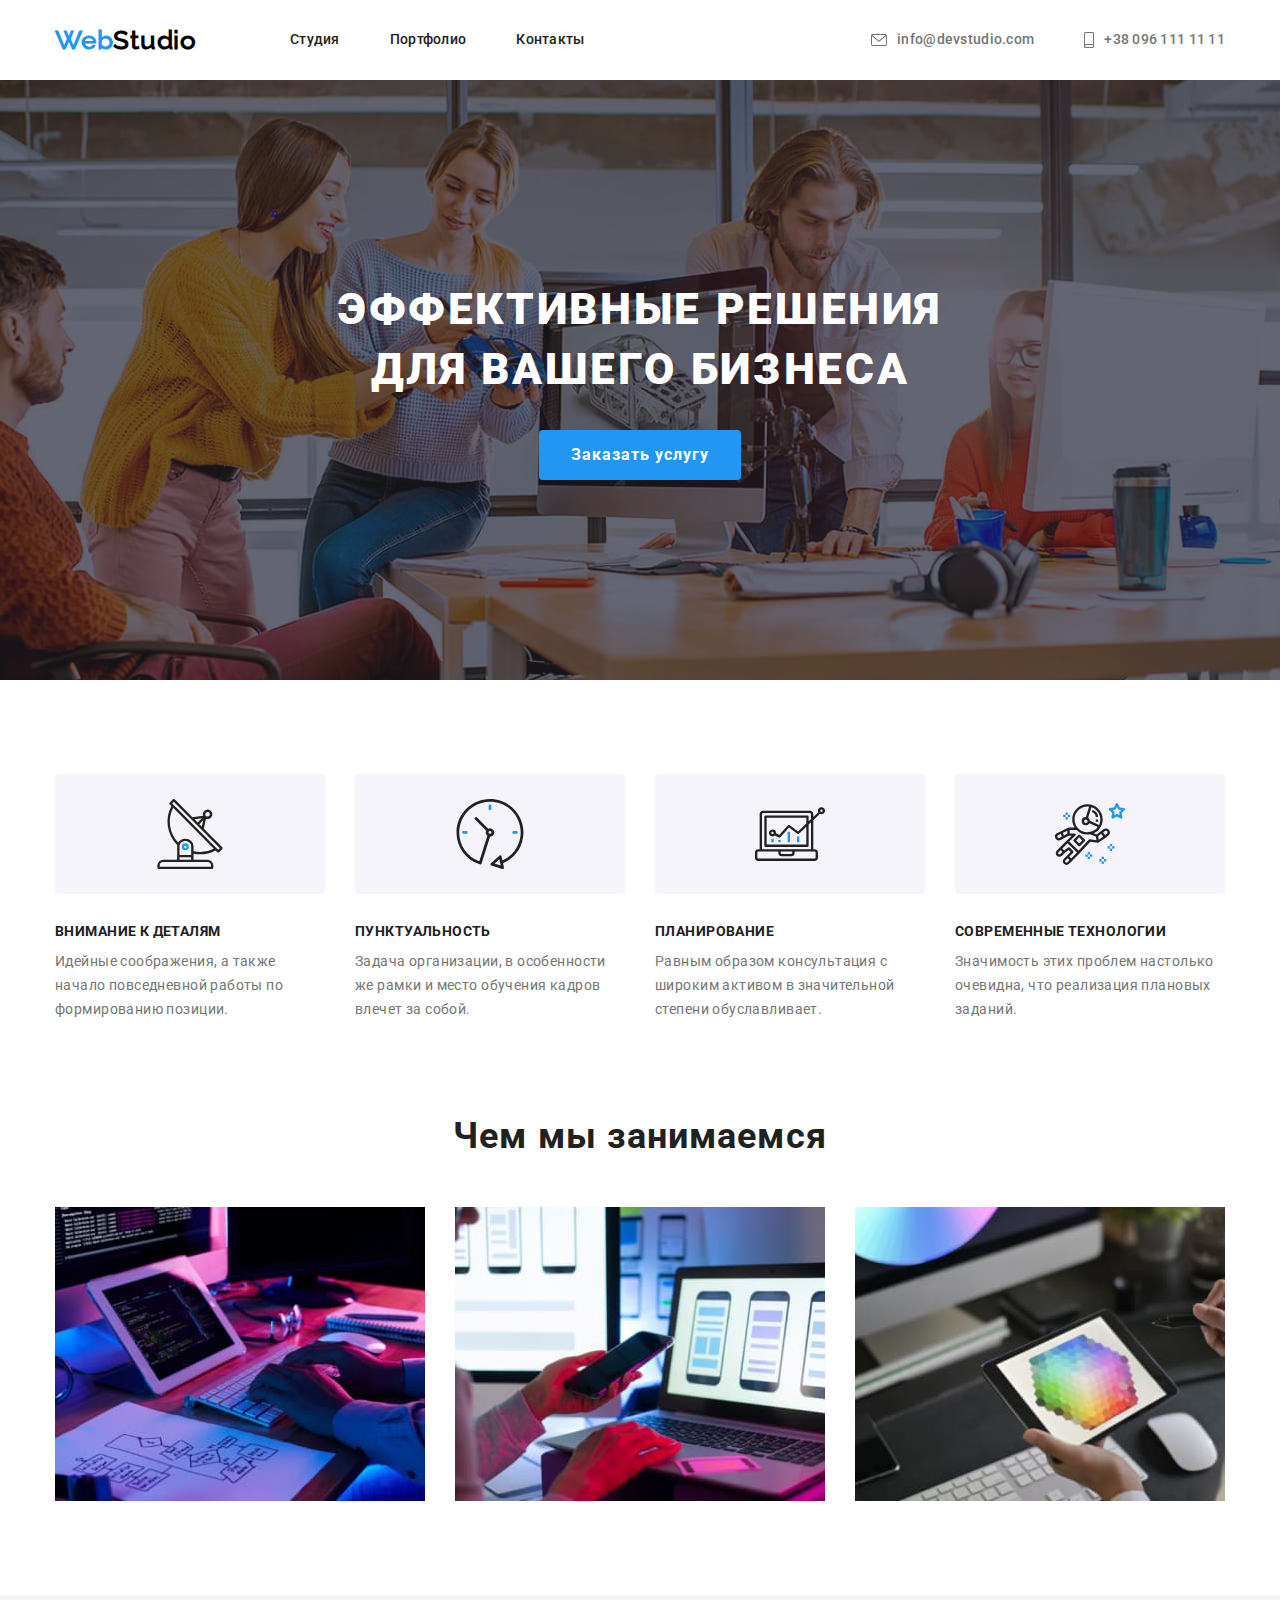
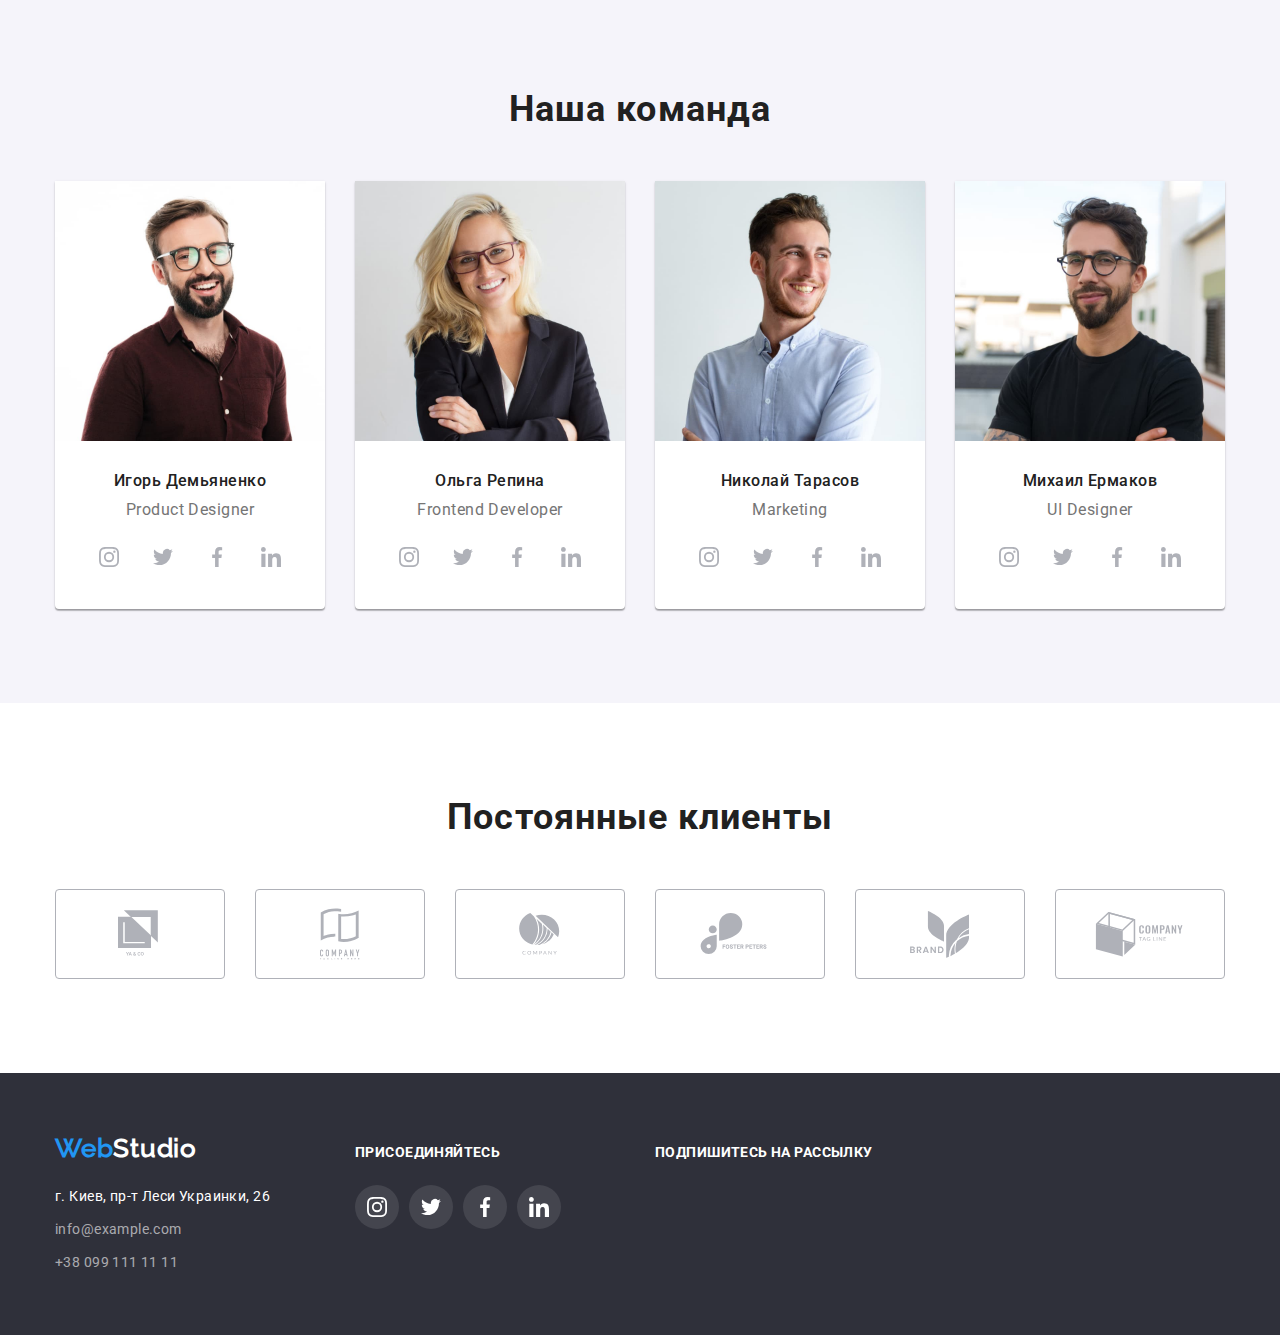
<file: index.html>
<!DOCTYPE html>
<html lang="ru">
<head>
    <meta charset="UTF-8">
    <meta name="viewport" content="width=device-width, initial-scale=1.0">
    <title>Студия</title>
    <link href="https://fonts.googleapis.com/css2?family=Roboto:wght@400;500;700;900&display=swap" rel="stylesheet">
    <link rel="stylesheet" href="https://cdnjs.cloudflare.com/ajax/libs/modern-normalize/1.0.0/modern-normalize.min.css">
    <link rel="stylesheet" href="./css/styles.css"/>
</head>
<body>
    <!-- Шапка сайта -->
    <header>
      <div class="header-nav container">
        <nav class="nav">
       <a href="./" class="logo logo-header" >
        <span class="logo-web">Web</span><span class="logo-studio">Studio</span></a>
        <ul class="nav-list">
            <li class="nav-list-item"><a href="./" class="nav-link">Студия</a></li>
            <li class="nav-list-item"><a href="./portfolio.html" class="nav-link">Портфолио</a></li>
            <li class="nav-list-item"><a href="#contacts" class="nav-link">Контакты</a></li>  
        </ul>
       </nav>
        <ul class="list">
            <li class="list-item">
              <a href="mailto:info@devstudio.com" class="contacts-header">
                <svg class="contacts-icon envelope" width="16" height="12">
                  <use href="./images/sprite.svg#envelope">
                  </use>
                </svg>info@devstudio.com</a>
            </li>
            <li class="list-item">
              <a href="tel:+380961111111" class="contacts-header">
                <svg class="contacts-icon smartphone" width="10" height="16">
                  <use href="./images/sprite.svg#smartphone">
                  </use>
                </svg>+38 096 111 11 11</a>
            </li> 
        </ul>
      </div>
    </header>
    <!-- Герой -->
    <main>
    <section class="hero">
       <div class="container">
        <h1 class="hero-title">Эффективные решения для вашего бизнеса</h1>
            <button class="btn-hero" type="button">Заказать услугу</button>
       </div>
    </section>
    
<!-- Особенности работы -->
    <section class="features">
        <div class=" container">
         <h2 class="visually-hidden">Особенности</h2>
         <ul class="features-list">
             <li class="features-item icon-antenna">
             <h3 class="features-title">Внимание к деталям</h3>
             <p class="features-text">Идейные соображения, а также начало повседневной работы по формированию позиции.</p>
             </li>
             <li class="features-item icon-clock">
             <h3 class="features-title">Пунктуальность</h3>
             <p class="features-text">Задача организации, в особенности же рамки и место обучения кадров влечет за собой.</p>
             </li>
             <li class="features-item icon-diagram">
             <h3 class="features-title">Планирование</h3>
             <p class="features-text">Равным образом консультация с широким активом в значительной степени обуславливает.</p>
             </li>
             <li class="features-item icon-astronaut">
             <h3 class="features-title">Современные технологии</h3>
             <p class="features-text">Значимость этих проблем настолько очевидна, что реализация плановых заданий.</p>
             </li> 
         </ul>
      </div>
    </section>
<!-- Чем мы занимаемся -->
    <section class="examples">
       <div class="container">
        <h2 class="examples-title">Чем мы занимаемся</h2>
        <ul class="examples-list">
            <li class="examples-item"><img src="./images/box-1.jpg" alt="Создание проектов" width="370" height="294"></li>
            <li class="examples-item"><img src="./images/box-2.jpg" alt="Разработка приложений" width="370" height="294"></li>
            <li class="examples-item"><img src="./images/box-3.jpg" alt="Создание графики" width="370" height="294"></li>
        </ul>
       </div>  
    </section>
    <!-- наша команда -->
      <section class="team">
        <div class="container">
         <h2 class="team-all-title">Наша команда</h2>
          <ul class="team-list">
            <li class="team-item">
                <img src="./images/igor.jpg" alt="Сотрудник Игорь" width="270" height="260">
                <h3 class="team-title">Игорь Демьяненко</h3>
                <p lang="en" class="team-text"> Product Designer</p>
                <ul class="team-social-list">
                  <li class="team-social-item">
                    <a href="https://www.instagram.com/" class="team-social-link" target="_blank" rel="noopener noreferer">
                      <svg class="team-social-icon" width="20" height="20">
                        <use href="./images/sprite.svg#instagram"></use>
                      </svg>
                    </a>
                  </li>
                  <li class="team-social-item">
                    <a href="https://twitter.com/" class="team-social-link" target="_blank" rel="noopener noreferer">
                      <svg class="team-social-icon" width="20" height="20">
                        <use href="./images/sprite.svg#twitter"></use>
                      </svg>
                    </a>
                  </li>
                  <li class="team-social-item">
                    <a href="https://facebook.com/" class="team-social-link" target="_blank" rel="noopener noreferer">
                      <svg class="team-social-icon" width="20" height="20">
                        <use href="./images/sprite.svg#facebook"></use>
                      </svg>
                    </a>
                  </li>
                  <li class="team-social-item">
                    <a href="https://www.linkedin.com/" class="team-social-link" target="_blank" rel="noopener noreferer">
                      <svg class="team-social-icon" width="20" height="20">
                        <use href="./images/sprite.svg#linkedin"></use>
                      </svg>
                    </a>
                  </li>
                </ul>
            </li>
            <li class="team-item">
                <img src="./images/olga.jpg" alt="Сотрудник Ольга" width="270" height="260">
                <h3 class="team-title">Ольга Репина</h3>
                <p lang="en" class="team-text">Frontend Developer</p>
                <ul class="team-social-list">
                  <li class="team-social-item">
                    <a href="https://www.instagram.com/" class="team-social-link" target="_blank" rel="noopener noreferer">
                      <svg class="team-social-icon" width="20" height="20">
                        <use href="./images/sprite.svg#instagram"></use>
                      </svg>
                    </a>
                  </li>
                  <li class="team-social-item">
                    <a href="https://twitter.com/" class="team-social-link" target="_blank" rel="noopener noreferer">
                      <svg class="team-social-icon" width="20" height="20">
                        <use href="./images/sprite.svg#twitter"></use>
                      </svg>
                    </a>
                  </li>
                  <li class="team-social-item">
                    <a href="https://facebook.com/" class="team-social-link" target="_blank" rel="noopener noreferer">
                      <svg class="team-social-icon" width="20" height="20">
                        <use href="./images/sprite.svg#facebook"></use>
                      </svg>
                    </a>
                  </li>
                  <li class="team-social-item">
                    <a href="https://www.linkedin.com/" class="team-social-link" target="_blank" rel="noopener noreferer">
                      <svg class="team-social-icon" width="20" height="20">
                        <use href="./images/sprite.svg#linkedin"></use>
                      </svg>
                    </a>
                  </li>
                </ul>
            </li>
            <li class="team-item">
                <img src="./images/nikolay.jpg" alt="Сотрудник Николай" width="270" height="260">
                <h3 class="team-title">Николай Тарасов</h3>
                <p lang="en" class="team-text">Marketing</p>
                <ul class="team-social-list">
                  <li class="team-social-item">
                    <a href="https://www.instagram.com/" class="team-social-link" target="_blank" rel="noopener noreferer">
                      <svg class="team-social-icon" width="20" height="20">
                        <use href="./images/sprite.svg#instagram"></use>
                      </svg>
                    </a>
                  </li>
                  <li class="team-social-item">
                    <a href="https://twitter.com/" class="team-social-link" target="_blank" rel="noopener noreferer">
                      <svg class="team-social-icon" width="20" height="20">
                        <use href="./images/sprite.svg#twitter"></use>
                      </svg>
                    </a>
                  </li>
                  <li class="team-social-item">
                    <a href="https://facebook.com/" class="team-social-link" target="_blank" rel="noopener noreferer">
                      <svg class="team-social-icon" width="20" height="20">
                        <use href="./images/sprite.svg#facebook"></use>
                      </svg>
                    </a>
                  </li>
                  <li class="team-social-item">
                    <a href="https://www.linkedin.com/" class="team-social-link" target="_blank" rel="noopener noreferer">
                      <svg class="team-social-icon" width="20" height="20">
                        <use href="./images/sprite.svg#linkedin"></use>
                      </svg>
                    </a>
                  </li>
                </ul>
            </li>
            <li class="team-item">
                <img src="./images/mihail.jpg" alt="Сотрудник М" width="270" height="260">
                <h3 class="team-title">Михаил Ермаков</h3>
                <p lang="en" class="team-text">UI Designer</p>
                <ul class="team-social-list">
                  <li class="team-social-item">
                    <a href="https://www.instagram.com/" class="team-social-link" target="_blank" rel="noopener noreferer">
                      <svg class="team-social-icon" width="20" height="20">
                        <use href="./images/sprite.svg#instagram"></use>
                      </svg>
                    </a>
                  </li>
                  <li class="team-social-item">
                    <a href="https://twitter.com/" class="team-social-link" target="_blank" rel="noopener noreferer">
                      <svg class="team-social-icon" width="20" height="20">
                        <use href="./images/sprite.svg#twitter"></use>
                      </svg>
                    </a>
                  </li>
                  <li class="team-social-item">
                    <a href="https://facebook.com/" class="team-social-link" target="_blank" rel="noopener noreferer">
                      <svg class="team-social-icon" width="20" height="20">
                        <use href="./images/sprite.svg#facebook"></use>
                      </svg>
                    </a>
                  </li>
                  <li class="team-social-item">
                    <a href="https://www.linkedin.com/" class="team-social-link" target="_blank" rel="noopener noreferer">
                      <svg class="team-social-icon" width="20" height="20">
                        <use href="./images/sprite.svg#linkedin"></use>
                      </svg>
                    </a>
                  </li>
                </ul>
            </li>
          </ul>
        </div>
      </section>
   <!-- Постоянные клиенты -->
      <section class="clients">
        <div class="container">
          <h2 class="clients-title">Постоянные клиенты</h2>
          <ul class="clients-list">
              <li class="clients-item">
                <a href="" class="clients-link">
                <svg class="clients-icon first-company" width="44" height="49">
                  <use href="./images/sprite.svg#logo-1">
                  </use>
                </svg> 
              </a>
              </li>
              <li class="clients-item">
                <a href="" class="clients-link">
                <svg class="clients-icon second-company" width="40" height="52">
                  <use href="./images/sprite.svg#logo-2">
                  </use>
                </svg> 
              </a>
              </li>
              <li class="clients-item">
                <a href="" class="clients-link">
                <svg class="clients-icon third-company" width="41" height="42">
                  <use href="./images/sprite.svg#logo-3">
                  </use>
                </svg> 
              </a>
              </li>
              <li class="clients-item">
                <a href="" class="clients-link">
                <svg class="clients-icon fourth-company" width="80" height="42">
                  <use href="./images/sprite.svg#logo-4">
                  </use>
                </svg> 
              </a>
              </li>
              <li class="clients-item">
                <a href="" class="clients-link">
                <svg class="clients-icon fifth-company" width="59" height="47">
                  <use href="./images/sprite.svg#logo-5">
                  </use>
                </svg> 
              </a>
              </li>
              <li class="clients-item">
                <a href="" class="clients-link">
                <svg class="clients-icon sixth-company" width="89" height="45">
                  <use href="./images/sprite.svg#logo-6">
                  </use>
                </svg> 
              </a>
              </li>
          </ul>
        </div>
      </section>
 </main>

   <!-- Подвал сайта -->
<footer class="footer">
    <div class="container footer-container">
      <div class="footer-widget">
        <a href="./" class="logo logo-footer">
            <span class="logo-web">Web</span><span class="logo-studio">Studio</span></a>
           <address id="contacts" class="contacts-footer">
               <ul class="footer-list">
                   <li class="footer-item"><a href="https://goo.gl/maps/kjw5beXjX4C6twNt7" target="_blank" rel="noopener noreferer" class="footer-adress">г. Киев, пр-т Леси Украинки, 26</a></li>
                   <li class="footer-item"><a href="mailto:info@example.com" class="footer-link">info@example.com</a></li>
                   <li class="footer-item"><a href="tel:+380991111111" class="footer-link">+38 099 111 11 11</a></li>
               </ul>
           </address>
      </div>
      <div class="footer-widget">
          <b class="footer-text">Присоединяйтесь</b>
          <ul class="footer-social-list">
            <li class="footer-social-item">
              <a href="https://www.instagram.com/" class="footer-social-link" target="_blank" rel="noopener noreferer">
                <svg class="footer-social-icon" width="20" height="20">
                  <use href="./images/sprite.svg#instagram">
                  </use>
                </svg>
              </a>
            </li>
            <li class="footer-social-item">
              <a href="https://twitter.com/" class="footer-social-link" target="_blank" rel="noopener noreferer">
                <svg class="footer-social-icon" width="20" height="20">
                  <use href="./images/sprite.svg#twitter">
                  </use>
                </svg>
              </a>
            </li>
            <li class="footer-social-item">
              <a href="https://facebook.com/" class="footer-social-link" target="_blank" rel="noopener noreferer">
                <svg class="footer-social-icon" width="20" height="20">
                  <use href="./images/sprite.svg#facebook">                   
                  </use>
                </svg>
              </a>
            </li>
            <li class="footer-social-item">
              <a href="https://www.linkedin.com/" class="footer-social-link" target="_blank" rel="noopener noreferer">
                <svg class="footer-social-icon" width="20" height="20">
                  <use href="./images/sprite.svg#linkedin">                   
                  </use>
                </svg>
              </a>
            </li>
          </ul>
    </div>
      <div class="footer-widget">
          <b class="footer-text">Подпишитесь на рассылку</b>
      </div>
    </div>
</footer>  
</body>
</html>
</file>
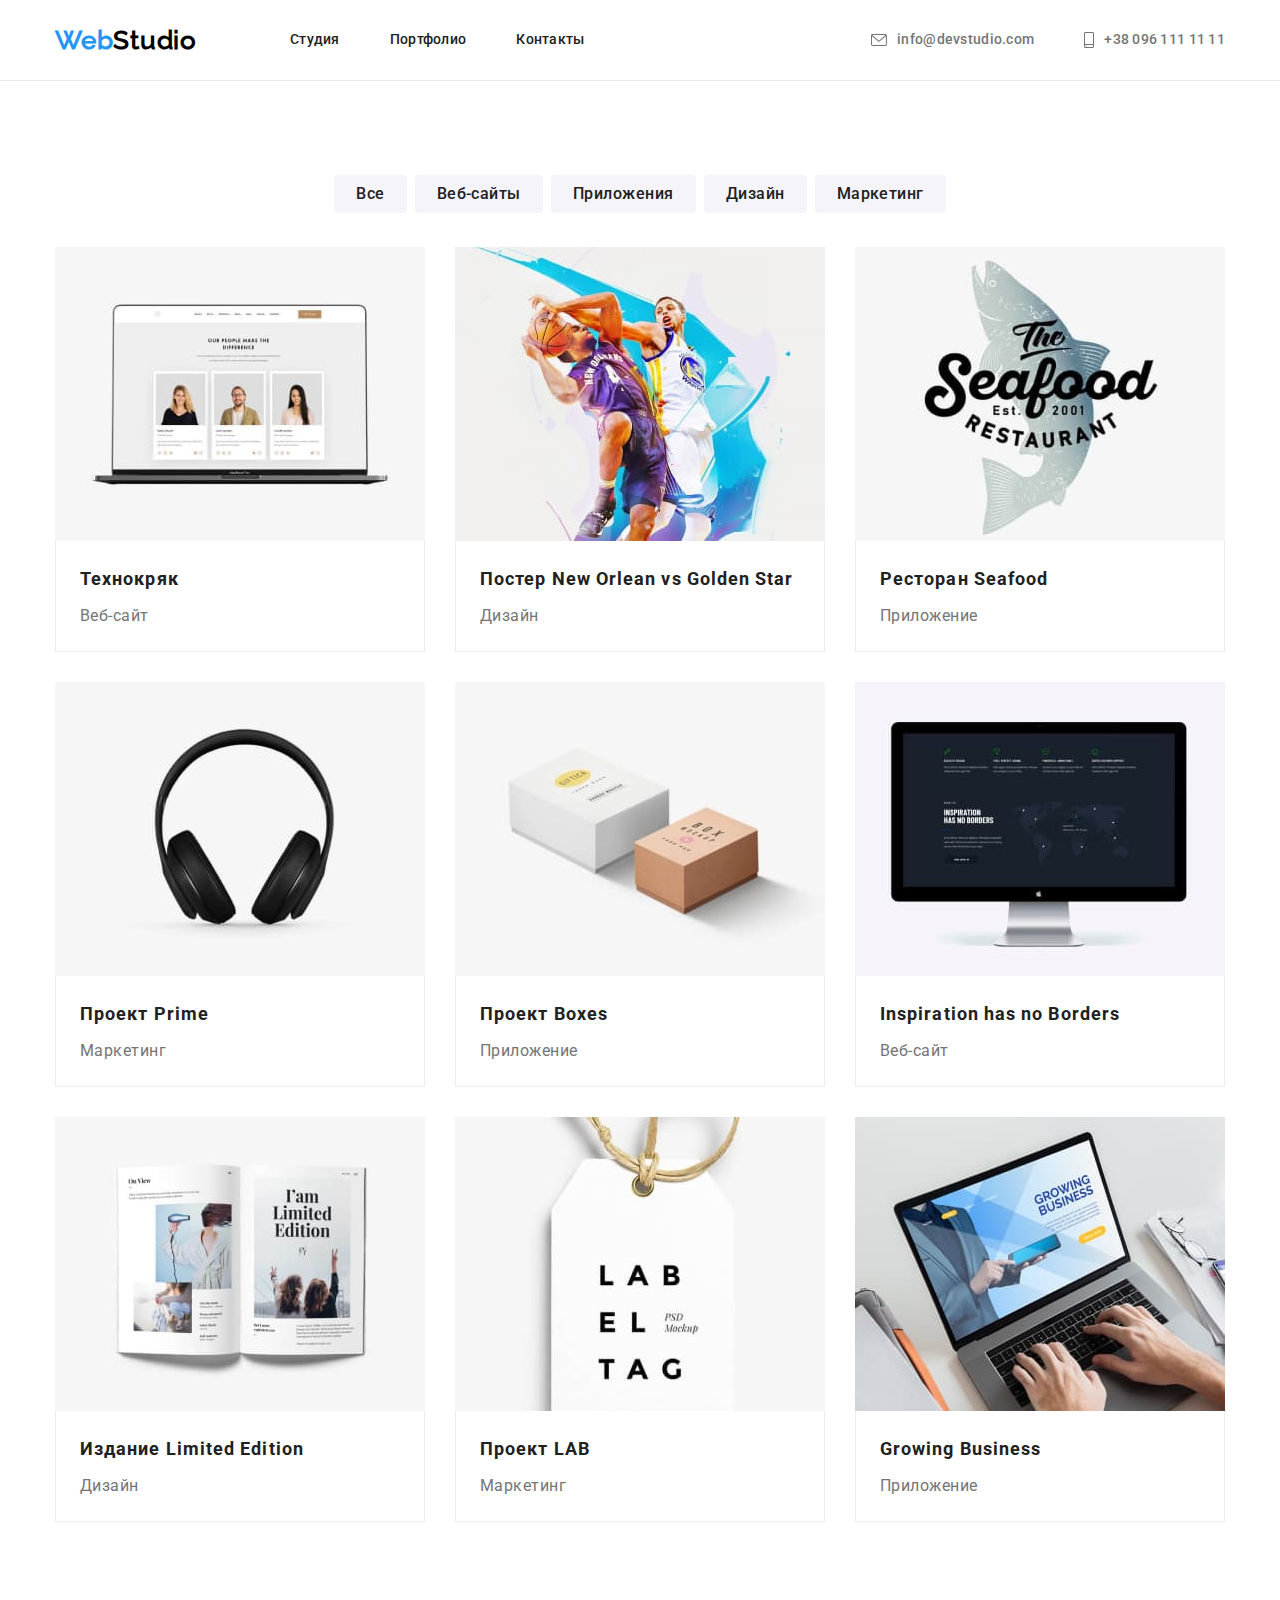
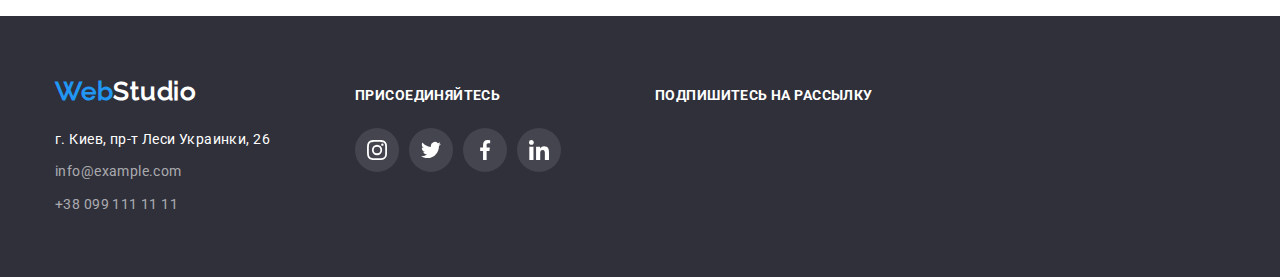
<file: portfolio.html>
<!DOCTYPE html>
<html lang="ru">
<head>
  <meta charset="UTF-8">
  <meta name="viewport" content="width=device-width, initial-scale=1.0">
  <title>Портфолио</title>
  <link href="https://fonts.googleapis.com/css2?family=Roboto:wght@400;500;700;900&display=swap" rel="stylesheet">
  <link rel="stylesheet" href="https://cdnjs.cloudflare.com/ajax/libs/modern-normalize/1.0.0/modern-normalize.min.css">
  <link rel="stylesheet" href="./css/styles.css"/>
</head>
<body>
  <!-- Шапка сайта -->
  <header class="header-portfolio">
    <div class="header-nav container">
    <nav class="nav">
      <a href="./" class="logo logo-header">
        <span class="logo-web">Web</span><span class="logo-studio">Studio</span></a>
      <ul class="nav-list">
        <li class="nav-list-item"><a href="./index.html" class="nav-link">Студия</a></li>
        <li class="nav-list-item"><a href="" class="nav-link">Портфолио</a></li>
        <li class="nav-list-item"><a href="#contacts" class="nav-link">Контакты</a></li>
      </ul>
    </nav>
    <ul class="list">
      <li class="list-item">
        <a href="mailto:info@devstudio.com" class="contacts-header">
          <svg class="contacts-icon envelope" width="16" height="12">
            <use href="./images/sprite.svg#envelope">
            </use>
          </svg>info@devstudio.com</a>
      </li>
      <li class="list-item">
        <a href="tel:+380961111111" class="contacts-header">
          <svg class="contacts-icon smartphone" width="10" height="16">
            <use href="./images/sprite.svg#smartphone">
            </use>
          </svg>+38 096 111 11 11</a>
      </li> 
  </ul>
    </div>
  </header>

  <!-- Портфолио -->
  <main>
    <section class="portfolio">
     <div class=" container">
      <h1 class="visually-hidden">Портфолио</h1>
      <ul class="btn-list">
        <li class="btn-item"><button type="button" class="btn-portfolio">Все</button></li>
        <li class="btn-item"><button type="button" class="btn-portfolio">Веб-сайты</button></li>
        <li class="btn-item"><button type="button" class="btn-portfolio">Приложения</button></li>
        <li class="btn-item"><button type="button" class="btn-portfolio">Дизайн</button></li>
        <li class="btn-item"><button type="button" class="btn-portfolio">Маркетинг</button></li>
      </ul>
       
      <ul class="portfolio-list">
          <li class="portfolio-item">
          <img src="./images/img-1.jpg" alt="Веб-сайт" width="370"  height="294">
         <div class= "portfolio-content">
          <h2 class="portfolio-title">Технокряк</h2>
          <p class="portfolio-text">Веб-сайт</p>
         </div>
        </li>
        <li class="portfolio-item">
          <img src="./images/img-2.jpg" alt="Баскетбол" width="370"  height="294">
         <div class= "portfolio-content"> 
          <h2 class="portfolio-title">Постер New Orlean vs Golden Star</h2>
          <p class="portfolio-text">Дизайн</p>
         </div>
        </li>
        <li class="portfolio-item">
          <img src="./images/img-3.jpg" alt="Логотип ресторана" width="370"  height="294">
         <div class= "portfolio-content">
          <h2 class="portfolio-title">Ресторан Seafood</h2>
          <p class="portfolio-text">Приложение</p>
         </div>
        </li>
        <li class="portfolio-item">
          <img src="./images/img-4.jpg" alt="Наушники" width="370"  height="294">
         <div class= "portfolio-content">
          <h2 class="portfolio-title">Проект Prime</h2>
          <p class="portfolio-text">Маркетинг</p>
         </div>
        </li>
        <li class="portfolio-item">
          <img src="./images/img-5.jpg" alt="Почтовые коробки" width="370"  height="294">
         <div class= "portfolio-content">
          <h2 class="portfolio-title">Проект Boxes</h2>
          <p class="portfolio-text">Приложение</p>
         </div>
        </li>
        <li class="portfolio-item">
          <img src="./images/img-6.jpg" alt="Сайт на экране" width="370"  height="294">
         <div class= "portfolio-content">
          <h2 class="portfolio-title">Inspiration has no Borders</h2>
          <p class="portfolio-text">Веб-сайт</p>
         </div> 
        </li>
        <li class="portfolio-item">
          <img src="./images/img-7.jpg" alt="Журнал" width="370"  height="294">
         <div class= "portfolio-content">
          <h2 class="portfolio-title">Издание Limited Edition</h2>
          <p class="portfolio-text">Дизайн</p>
         </div> 
        </li>
        <li class="portfolio-item">
          <img src="./images/img-8.jpg" alt="Лейбл" width="370"  height="294">
         <div class= "portfolio-content">
          <h2 class="portfolio-title">Проект LAB</h2>
          <p class="portfolio-text">Маркетинг</p>
         </div>
        </li>
        <li class="portfolio-item">
          <img src="./images/img-9.jpg" alt="Создание приложения" width="370"  height="294">
         <div class= "portfolio-content">
          <h2 class="portfolio-title">Growing Business</h2>
          <p class="portfolio-text">Приложение</p>
         </div>
        </li>
      </ul>
     </div>
    </section>
  </main>

<!-- Подвал сайта- контакты  -->
<footer class="footer">
  <div class="container footer-container">
    <div class="footer-widget">
      <a href="./" class="logo logo-footer">
          <span class="logo-web">Web</span><span class="logo-studio">Studio</span></a>
         <address id="contacts" class="contacts-footer">
             <ul class="footer-list">
                 <li class="footer-item"><a href="https://goo.gl/maps/kjw5beXjX4C6twNt7" target="_blank" rel="noopener noreferer" class="footer-adress">г. Киев, пр-т Леси Украинки, 26</a></li>
                 <li class="footer-item"><a href="mailto:info@example.com" class="footer-link">info@example.com</a></li>
                 <li class="footer-item"><a href="tel:+380991111111" class="footer-link">+38 099 111 11 11</a></li>
             </ul>
         </address>
    </div>
    <div class="footer-widget">
        <b class="footer-text">Присоединяйтесь</b>
        <ul class="footer-social-list">
          <li class="footer-social-item">
            <a href="https://www.instagram.com/" class="footer-social-link" target="_blank" rel="noopener noreferer">
              <svg class="footer-social-icon" width="20" height="20">
                <use href="./images/sprite.svg#instagram">
                </use>
              </svg>
            </a>
          </li>
          <li class="footer-social-item">
            <a href="https://twitter.com/" class="footer-social-link" target="_blank" rel="noopener noreferer">
              <svg class="footer-social-icon" width="20" height="20">
                <use href="./images/sprite.svg#twitter">
                </use>
              </svg>
            </a>
          </li>
          <li class="footer-social-item">
            <a href="https://facebook.com/" class="footer-social-link" target="_blank" rel="noopener noreferer">
              <svg class="footer-social-icon" width="20" height="20">
                <use href="./images/sprite.svg#facebook">                   
                </use>
              </svg>
            </a>
          </li>
          <li class="footer-social-item">
            <a href="https://www.linkedin.com/" class="footer-social-link" target="_blank" rel="noopener noreferer">
              <svg class="footer-social-icon" width="20" height="20">
                <use href="./images/sprite.svg#linkedin">                   
                </use>
              </svg>
            </a>
          </li>
        </ul>
    </div>
     <div class="footer-widget">
        <b class="footer-text">Подпишитесь на рассылку</b>
     </div>
  </div>
</footer>  
</body>
</html>
</file>
<file: css/styles.css>
/* raleway-500 - latin_cyrillic */
@font-face {
  font-family: 'Raleway';
  font-style: normal;
  font-weight: 500;
  src: url('../fonts/raleway/raleway-v18-latin_cyrillic-500.eot'); 
  src: local(''),
       url('../fonts/raleway/raleway-v18-latin_cyrillic-500.eot?#iefix') format('embedded-opentype'), 
       url('../fonts/raleway/raleway-v18-latin_cyrillic-500.woff2') format('woff2'), 
       url('../fonts/raleway/raleway-v18-latin_cyrillic-500.woff') format('woff'), 
       url('../fonts/raleway/raleway-v18-latin_cyrillic-500.ttf') format('truetype'), 
       url('../fonts/raleway/raleway-v18-latin_cyrillic-500.svg#Raleway') format('svg'); 
}


:root { 
  --body-text-cl: #757575;
  --accent-cl: #2196F3;
  --black: #212121;
  --section-bg: #F5F4FA;
  --dark-bg: #2F303A;
  --white: #ffffff;
}

body {
  font-family: "Roboto", sans-serif;
font-size: 14px;
line-height: 1.71;
letter-spacing: 0.03em;
color: var(--body-text-cl);
background-color: var(--white);
}

.container {
  width: 1200px;
  padding-left: 15px;
  padding-right: 15px;
  margin-left: auto;
  margin-right: auto;
}

.logo {
font-family: Raleway;
font-style: normal;
font-weight: bold;
font-size: 26px;
line-height: 1.19;
letter-spacing: 0.03em;
text-decoration: none;
}

.logo-web{
  color: var(--accent-cl);
}

.logo-header .logo-studio{
  color: #000000;
}
.logo-footer .logo-studio{
  color: var(--white);
}

.header-nav {
  display: flex;
  align-items: center;
}

.nav {
  display: flex;
  align-items: center;
}

.nav-link {
  display: block;
  padding-top: 32px;
  padding-bottom: 32px;
font-weight: 500;
font-size: 14px;
line-height: 1.14;
letter-spacing: 0.02em;
color: var(--black);
text-decoration: none;
}

.nav-link:hover,
.nav-link:focus {
color: var(--accent-cl);
}

.contacts-header{
display: flex;
align-items: center;
font-family: inherit;
font-weight: 500;
font-size: 14px;
line-height: 1.14;
letter-spacing: 0.02em;
color: inherit;
text-decoration: none
}

.contacts-header:hover,
.contacts-header:focus {
color: var(--accent-cl);
}

.contacts-icon {
 margin-right: 10px;
 fill: currentColor;
}

.nav-list {
display: flex;
margin: 0px 0px 0px 93px;
padding: 0;
list-style: none;
}

.nav-list-item:not(:last-child) {
 margin-right: 50px;
}

.list {
  display: flex;
  list-style: none;
  margin: 0px 0px 0px auto;
  padding: 0;
}

.list-item:not(:last-child) {
  margin-right: 50px;
}

.hero {
  height: 600px;
  padding-top: 200px;
  padding-bottom: 200px;
  text-align: center;
  background-color: #C4C4C4;
  background-image: linear-gradient(
    to right,
     rgba(47, 48, 58, 0.4),
     rgba(47, 48, 58, 0.4)),
     url("../images/header.jpg");
  background-repeat: no-repeat;
  background-position: center;
  background-size: cover;
}

.hero-title {
  max-width: 696px;
  margin-top: 0;
  margin-bottom: 30px;
  margin-left: auto;
  margin-right: auto;
  font-weight: 900;
  font-size: 44px;
  line-height: 1.36;
  text-align: center;
  letter-spacing: 0.06em;
  text-transform: uppercase;
  color: var(--white);
}

.btn-hero {
border-radius: 4px;
border: transparent;
padding: 10px 32px;
font-family: inherit;
font-weight: 700;
font-size: 16px;
line-height: 1.87;
text-align: center;
letter-spacing: 0.06em;
color: var(--white);
background-color: var(--accent-cl);
}

.features {
  padding-top: 94px;
  padding-bottom: 94px;
}

.visually-hidden {
  position: absolute !important;
  clip: rect(1px 1px 1px 1px);
  clip: rect(1px, 1px, 1px, 1px);
  padding: 0 !important;
  border: 0 !important;
  height: 1px !important;
  width: 1px !important;
  overflow: hidden;
}

.features-list {
  display: flex;
  list-style: none;
  margin: 0;
  padding: 0;
}

.features-item {
  width: 270px;
}

.features-item:not(:last-child) {
  margin-right: 30px;
}

.features-item::before {
  display: block;
  content: '';
  height: 120px;
  margin-bottom: 30px;
  border-radius: 4px;
  background-repeat: no-repeat;
  background-position: center;
  background-color: #f5f4fa;
}

.icon-antenna::before {
  background-image: url("../images/antenna.svg");
}
.icon-clock::before {
  background-image: url("../images/clock.svg");
}
.icon-diagram::before {
  background-image: url("../images/diagram.svg");
}
.icon-astronaut::before {
  background-image: url("../images/astronaut.svg");
}
.features-title {
  margin-top: 0;
  margin-bottom: 10px;
  font-weight: 700;
  font-size: 14px;
  line-height: 1.14;
  letter-spacing: 0.03em;
  text-transform: uppercase;
  color: var(--black);
}

.features-text {
  margin-top: 0;
  margin-bottom: 0;
}

.examples {
  padding-bottom: 94px;
}

.examples-title,
.team-all-title {
margin-top: 0;
margin-bottom: 50px;
font-family: inherit;
font-weight: 700;
font-size: 36px;
line-height: 1.16;
text-align: center;
letter-spacing: 0.03em;
color: var(--black);
}

.examples-list {
  display: flex;
  margin: 0;
  padding: 0;
  list-style: none;
}

.examples-item img {
  display: block;
}

.examples-item:not(:last-child) {
margin-right: 30px;
}

.team {
  background-color: var(--section-bg);
  padding-top: 94px;
  padding-bottom: 94px;
}

.team-list {
  display: flex;
  flex-wrap: wrap;
  margin: 0;
  padding: 0;
  list-style: none;
  
}

.team-item {
width: calc((100% - 90px) / 4);
margin-right: 30px;
padding-bottom: 30px;
box-shadow: 0px 1px 3px rgba(0, 0, 0, 0.12), 0px 1px 1px rgba(0, 0, 0, 0.14), 0px 2px 1px rgba(0, 0, 0, 0.2);
border-radius: 0px 0px 4px 4px;
background-color: #ffffff;
text-align: center;
}

.team-item:nth-child(4n) {
margin-right: 0;
}

.team-item img {
  display: block;
}

.team-title { 
  margin-top: 30px;
  margin-bottom: 10px;
font-weight: 500;
font-size: 16px;
line-height: 1.19;
letter-spacing: 0.03em;
color: var(--black);
}

.team-text {
margin-top: 0;
margin-bottom: 16px;
font-weight: 400;
font-size: 16px;
line-height: 1.19;
letter-spacing: 0.03em;
}

.team-social-list {
  display: flex;
  flex-wrap: wrap;
  align-items: center;
  justify-content: center;
  padding: 0;
  margin: 0;
  list-style: none;
}

.team-social-item:not(:last-child) {
  margin-right: 10px;
}

.team-social-link {
  display: flex;
  width: 44px;
  height: 44px;
  align-items: center;
  justify-content: center;
  border-radius: 50%;
}

.team-social-link:hover {
  background-color: var(--accent-cl);
}

.team-social-icon {
  fill: #AFB1B8 ;
}

.team-social-item:hover .team-social-icon {
  fill: var(--white);
}

.clients {
  padding-top: 94px;
  padding-bottom: 94px;
}

.clients-title {
margin-top: 0;
margin-bottom: 50px;
font-family: inherit;
font-weight: 700;
font-size: 36px;
line-height: 1.16;
text-align: center;
letter-spacing: 0.03em;
color: var(--black);
}

.clients-list {
  display: flex;
  flex-wrap: wrap;
  padding: 0;
  margin: 0;
  list-style: none;
}

.clients-item {
  display: flex;
  width: calc((100% - 150px) / 6);
  height: 90px;
  justify-content: center;
  align-items: center;
  border: 1px solid #AFB1B8;
  border-radius: 4px;
}

.clients-item:hover {
border-color: var(--accent-cl);
}

.clients-item:not(:last-child) {
  margin-right: 30px;
}

.clients-link {
  display: flex;
  width: 170px;
  height: 90px;
  align-items: center;
  justify-content: center;
  color: #AFB1B8;
}

.clients-link:hover {
  color: var(--accent-cl);
}

.clients-icon {
  fill:currentColor;
}

.footer {
padding-top: 60px;
padding-bottom: 60px;
background-color: var(--dark-bg);
}

.footer-container {
  display: flex;
  align-items: baseline;
  justify-content: space-between;
}
.footer-widget {
width: calc((50% - 45px)/2);
}

.footer-widget:last-child {
  width: calc(50% - 15px);
}

.footer-link {
font-style: normal;
text-decoration: none;
color: rgba(255, 255, 255, 0.6);
}

.footer-adress {
font-style: normal;
text-decoration: none;
color: var(--white) ;
}

.footer-list {
  display: inline-block;
  padding: 0;
  margin-top: 20px;
  margin-bottom: 0;
  list-style: none;
}

.footer-item:not(:last-child) {
  margin-bottom: 9px;
}

.footer-text {
  font-family: inherit;
  font-weight: 700;
  font-size: 14px;
  line-height: 1.14;
  letter-spacing: 0.03em;
  text-transform: uppercase;
  color: var(--white);
}

.footer-social-list {
  display: flex;
  flex-wrap: wrap;
  padding: 0;
  margin: 0;
  margin-top: 20px;
  list-style: none;
}

.footer-social-item:not(:last-child) {
  margin-right: 10px;
}

.footer-social-link {
  display: flex;
  align-items: center;
  justify-content: center;
  width: 44px;
  height: 44px;
  border-radius: 50%;
  color: #ffffff;
  background-color: rgba(255, 255, 255, 0.1);;
}

.footer-social-link:hover {
  background-color: var(--accent-cl);
}

.footer-social-icon {
  fill: #ffffff;
}

/* css портфолио */

.header-portfolio {
border-bottom: 1px solid #ECECEC;
}

.portfolio {
padding-top: 94px;
padding-bottom: 94px;
} 

.btn-list {
  display: flex;
  justify-content: center;
  margin: 0;
  padding: 0;
  margin-bottom: 34px;
  list-style: none;
}

.btn-item:not(:last-child) {
margin-right: 8px;
}

.btn-portfolio {
padding: 6px 22px;
border-radius: 4px;
border: transparent;
font-weight: 500;
font-size: 16px;
line-height: 1.62;
letter-spacing: 0.03em;
color: var(--black);
background-color: var(--section-bg);
}

.btn-portfolio:hover,
.btn-portfolio:focus {
color: var(--white);
background-color: var(--accent-cl);
box-shadow: 0px 3px 1px rgba(0, 0, 0, 0.1), 0px 1px 2px rgba(0, 0, 0, 0.08), 0px 2px 2px rgba(0, 0, 0, 0.12);
cursor: pointer;
outline: none;
}

.portfolio-list {
display: flex;
flex-wrap: wrap;
margin: 0;
padding: 0;
list-style: none;
}

.portfolio-item {
width: calc((100% - 60px) / 3);
margin-right: 30px;
margin-bottom: 30px;
}

.portfolio-item:hover {
  box-shadow: 0px 1px 1px rgba(0, 0, 0, 0.12), 0px 4px 4px rgba(0, 0, 0, 0.06), 1px 4px 6px rgba(0, 0, 0, 0.16);
}

.portfolio-item:nth-child(3n) {
  margin-right: 0;
}

.portfolio-item:nth-last-child(-n + 3) {
  margin-bottom: 0;
}

.portfolio-item img {
  display:block;
}

.portfolio-content {
padding: 20px 24px;
border-right: 1px solid #EEEEEE;
border-bottom: 1px solid #EEEEEE;
border-left: 1px solid #EEEEEE;
}

.portfolio-title {
margin: 0 0 4px 0;
font-family: inherit;
font-weight: 700;
font-size: 18px;
line-height: 2;
letter-spacing: 0.06em;
color: var(--black);
}

.portfolio-text {
margin: 0;
padding: 0;
font-weight: 400;
font-size: 16px;
line-height: 1.87;
letter-spacing: 0.03em;
}
</file>
